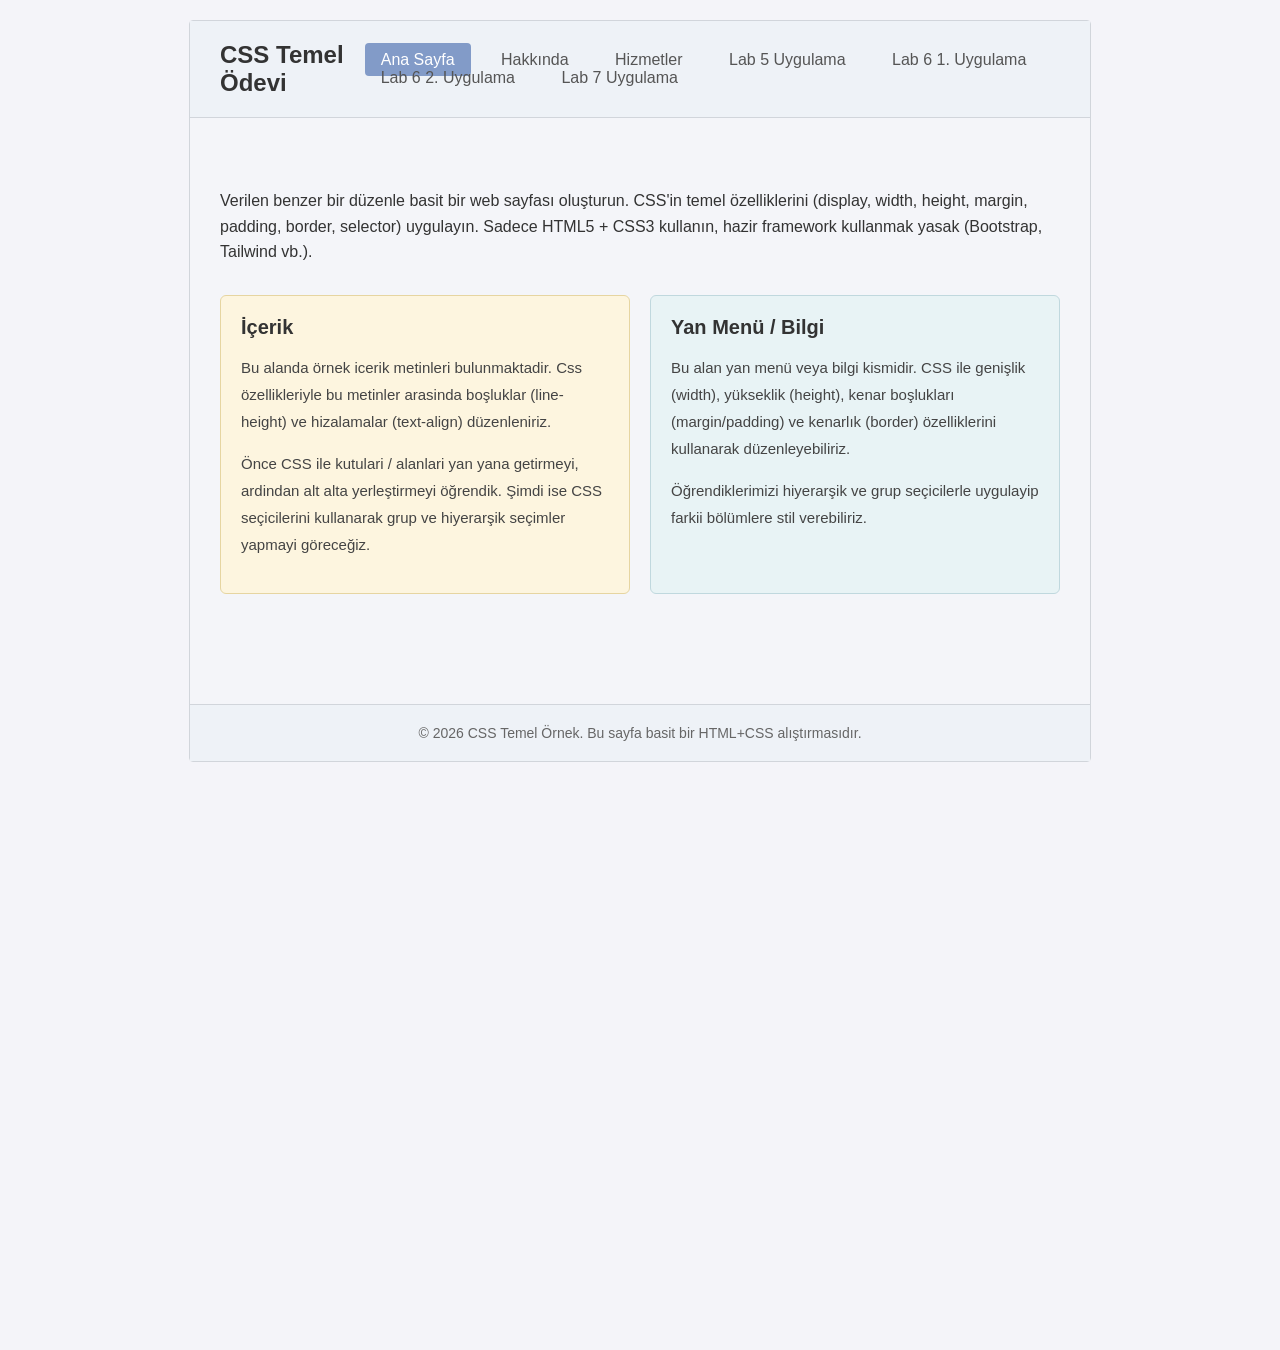
<file: index.html>
<!DOCTYPE html>
<html lang="tr">
<head>
    <meta charset="UTF-8">
    <meta name="viewport" content="width=device-width, initial-scale=1.0">
    <title>CSS Temel Ödevi</title>
    <link rel="stylesheet" href="style.css">
</head>
<body>

    <div class="container">
        
        <header class="header">
            <h1>CSS Temel Ödevi</h1>
            <nav>
                <ul>
                    <li><a href="index.html" class="active">Ana Sayfa</a></li>
                    <li><a href="about.html">Hakkında</a></li>
                    <li><a href="interests.html">Hizmetler</a></li>
                    <li><a href="hafta5.html">Lab 5 Uygulama</a></li>
                    <li><a href="Hafta6_1.html">Lab 6 1. Uygulama</a></li>
                    <li><a href="hafta6_2.html">Lab 6 2. Uygulama</a></li>
                    <li><a href="Hafta7.html">Lab 7 Uygulama</a></li>

                </ul>
            </nav>
        </header>

        <main class="main-content">
            <p class="intro-text">Verilen benzer bir düzenle basit bir web sayfası oluşturun. CSS'in temel özelliklerini (display, width, height, margin, padding, border, selector) uygulayın. Sadece HTML5 + CSS3 kullanın, hazir framework kullanmak yasak (Bootstrap, Tailwind vb.).</p>
            
            <div class="columns-wrapper">
                
                <section class="box content-box">
                    <h2>İçerik</h2>
                    <p>Bu alanda örnek icerik metinleri bulunmaktadir. Css özellikleriyle bu metinler arasinda boşluklar (line-height) ve hizalamalar (text-align) düzenleniriz.</p>
                    <p>Önce CSS ile kutulari / alanlari yan yana getirmeyi, ardindan alt alta yerleştirmeyi öğrendik. Şimdi ise CSS seçicilerini kullanarak grup ve hiyerarşik seçimler yapmayi göreceğiz.</p>
                </section>
                
                <aside class="box sidebar-box">
                    <h2>Yan Menü / Bilgi</h2>
                    <p>Bu alan yan menü veya bilgi kismidir. CSS ile genişlik (width), yükseklik (height), kenar boşlukları (margin/padding) ve kenarlık (border) özelliklerini kullanarak düzenleyebiliriz.</p>
                    <p>Öğrendiklerimizi hiyerarşik ve grup seçicilerle uygulayip farkii bölümlere stil verebiliriz.</p>
                </aside>

            </div>
        </main>

        <footer class="footer">
            <p>© 2026 CSS Temel Örnek. Bu sayfa basit bir HTML+CSS alıştırmasıdır.</p>
        </footer>

    </div>

</body>
</html>
</file>
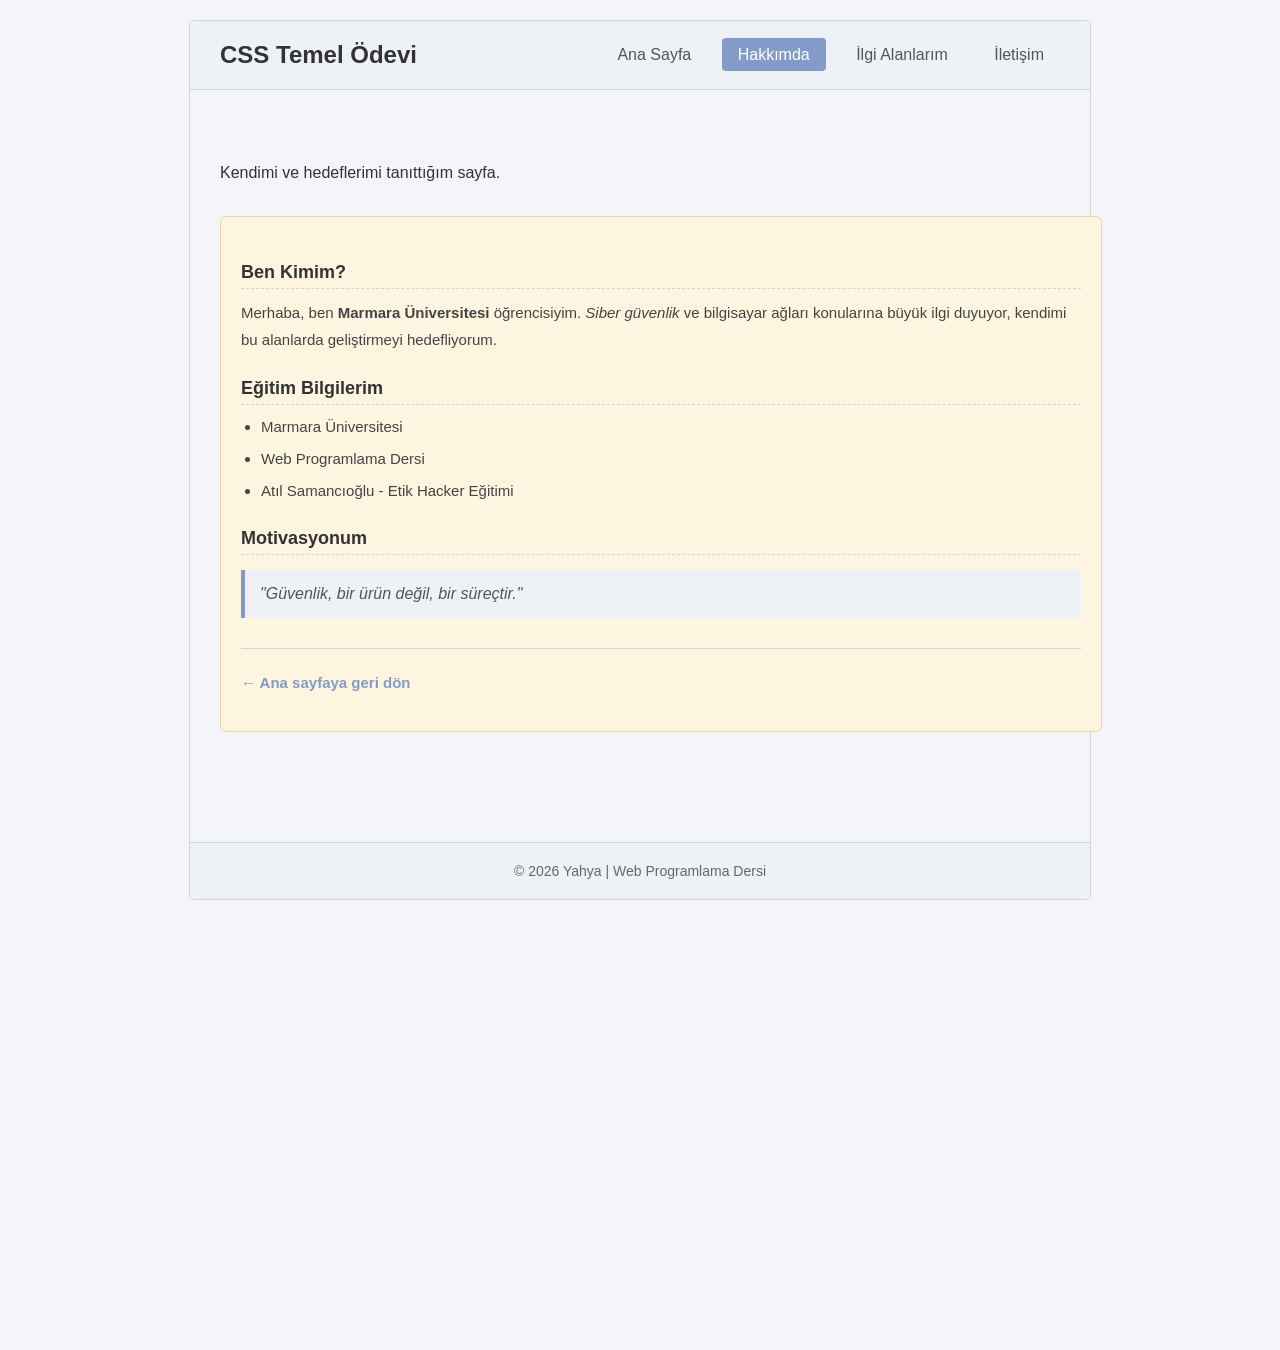
<file: about.html>
<!DOCTYPE html>
<html lang="tr">
<head>
    <meta charset="UTF-8">
    <meta name="viewport" content="width=device-width, initial-scale=1.0">
    <title>Hakkımda - Yahya</title>
    <link rel="stylesheet" href="style.css">
</head>
<body>
    <div class="container">
        
        <header class="header">
            <h1>CSS Temel Ödevi</h1>
            <nav>
                <ul>
                    <li><a href="index.html">Ana Sayfa</a></li>
                    <li><a href="about.html" class="active">Hakkımda</a></li>
                    <li><a href="interests.html">İlgi Alanlarım</a></li>
                    <li><a href="contact.html">İletişim</a></li>
                </ul>
            </nav>
        </header>

        <main class="main-content">
            <p class="intro-text">Kendimi ve hedeflerimi tanıttığım sayfa.</p>
            
            <section class="box content-box" style="width: 100%;">
                <h3>Ben Kimim?</h3>
                <p>Merhaba, ben <strong>Marmara Üniversitesi</strong> öğrencisiyim. <em>Siber güvenlik</em> ve bilgisayar ağları konularına büyük ilgi duyuyor, kendimi bu alanlarda geliştirmeyi hedefliyorum.</p>
                
                <h3>Eğitim Bilgilerim</h3>
                <ul>
                    <li>Marmara Üniversitesi</li>
                    <li>Web Programlama Dersi</li>
                    <li>Atıl Samancıoğlu - Etik Hacker Eğitimi</li>
                </ul>

                <h3>Motivasyonum</h3>
                <blockquote>
                    "Güvenlik, bir ürün değil, bir süreçtir."
                </blockquote>

                <hr>
                <p><a href="index.html">← Ana sayfaya geri dön</a></p>
            </section>
        </main>

        <footer class="footer">
            <p>&copy; 2026 Yahya | Web Programlama Dersi</p>
        </footer>

    </div>
</body>
</html>
</file>
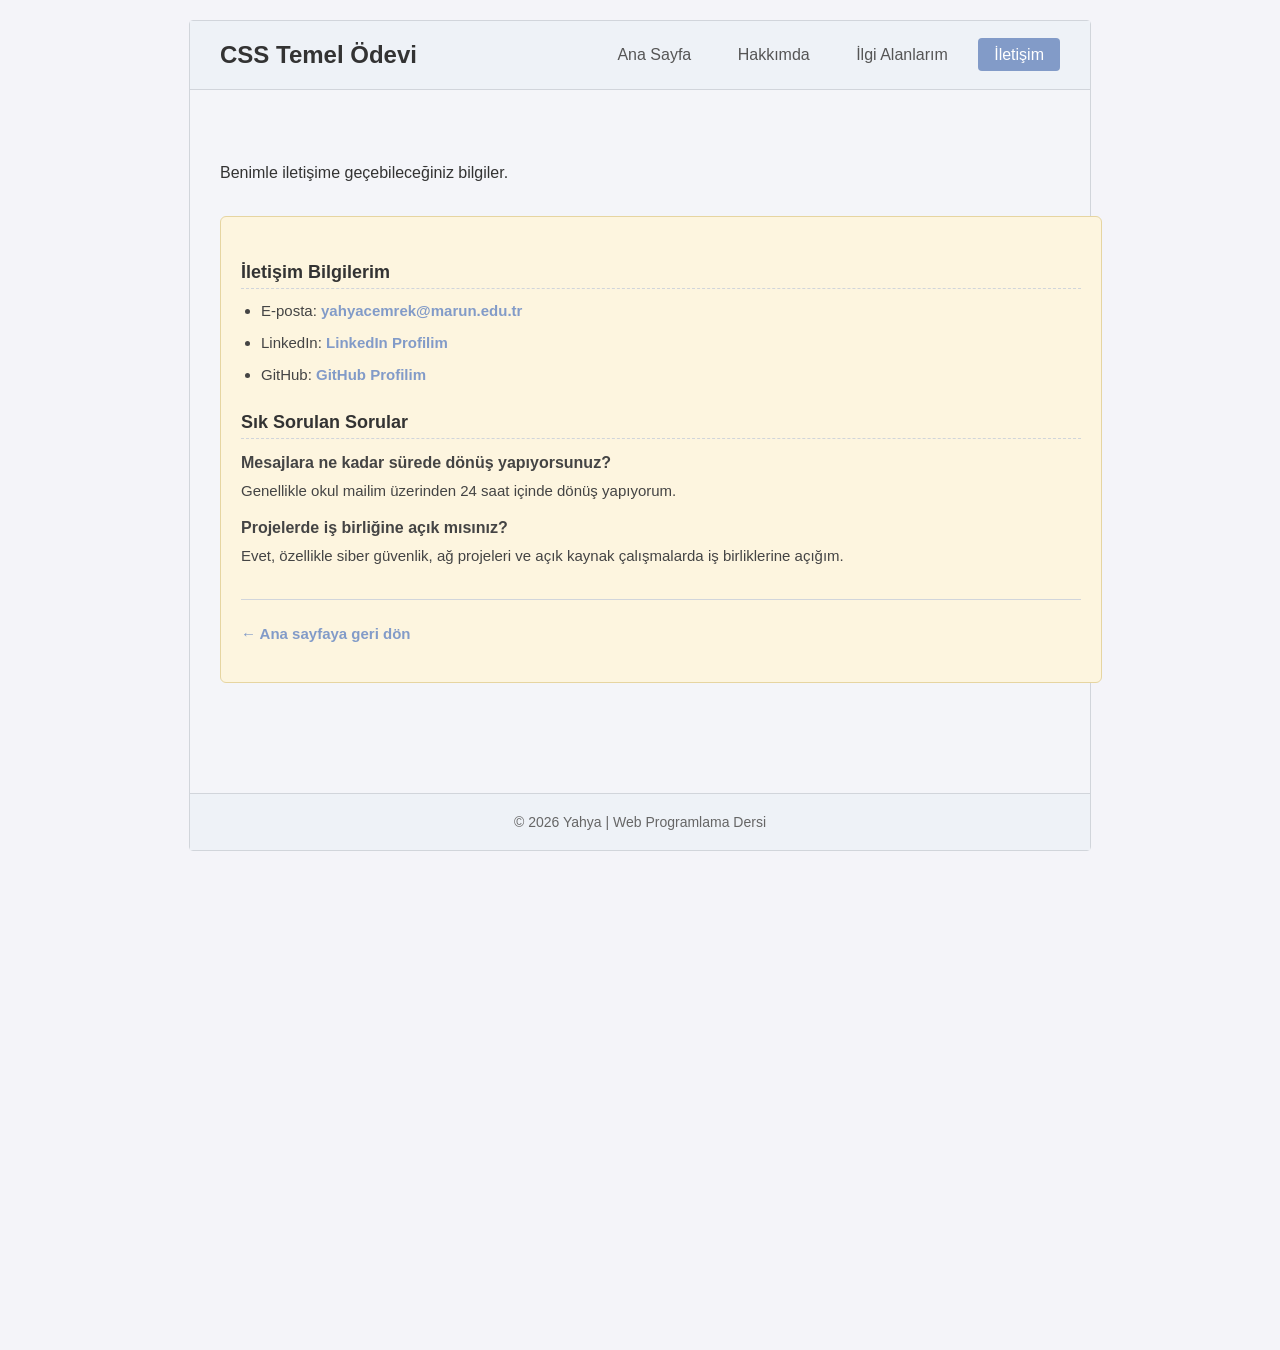
<file: contact.html>
<!DOCTYPE html>
<html lang="tr">
<head>
    <meta charset="UTF-8">
    <meta name="viewport" content="width=device-width, initial-scale=1.0">
    <title>İletişim - Yahya</title>
    <link rel="stylesheet" href="style.css">
</head>
<body>
    <div class="container">
        
        <header class="header">
            <h1>CSS Temel Ödevi</h1>
            <nav>
                <ul>
                    <li><a href="index.html">Ana Sayfa</a></li>
                    <li><a href="about.html">Hakkımda</a></li>
                    <li><a href="interests.html">İlgi Alanlarım</a></li>
                    <li><a href="contact.html" class="active">İletişim</a></li>
                </ul>
            </nav>
        </header>

        <main class="main-content">
            <p class="intro-text">Benimle iletişime geçebileceğiniz bilgiler.</p>
            
            <section class="box content-box" style="width: 100%;">
                <h3>İletişim Bilgilerim</h3>
                <ul>
                    <li>E-posta: <a href="mailto:yahyacemrek@marun.edu.tr">yahyacemrek@marun.edu.tr</a></li>
                    <li>LinkedIn: <a href="#">LinkedIn Profilim</a> </li>
                    <li>GitHub: <a href="#">GitHub Profilim</a></li>
                </ul>

                <h3>Sık Sorulan Sorular</h3>
                <h4>Mesajlara ne kadar sürede dönüş yapıyorsunuz?</h4>
                <p>Genellikle okul mailim üzerinden 24 saat içinde dönüş yapıyorum.</p>

                <h4>Projelerde iş birliğine açık mısınız?</h4>
                <p>Evet, özellikle siber güvenlik, ağ projeleri ve açık kaynak çalışmalarda iş birliklerine açığım.</p>

                <hr>
                <p><a href="index.html">← Ana sayfaya geri dön</a></p>
            </section>
        </main>

        <footer class="footer">
            <p>&copy; 2026 Yahya | Web Programlama Dersi</p>
        </footer>

    </div>
</body>
</html>
</file>
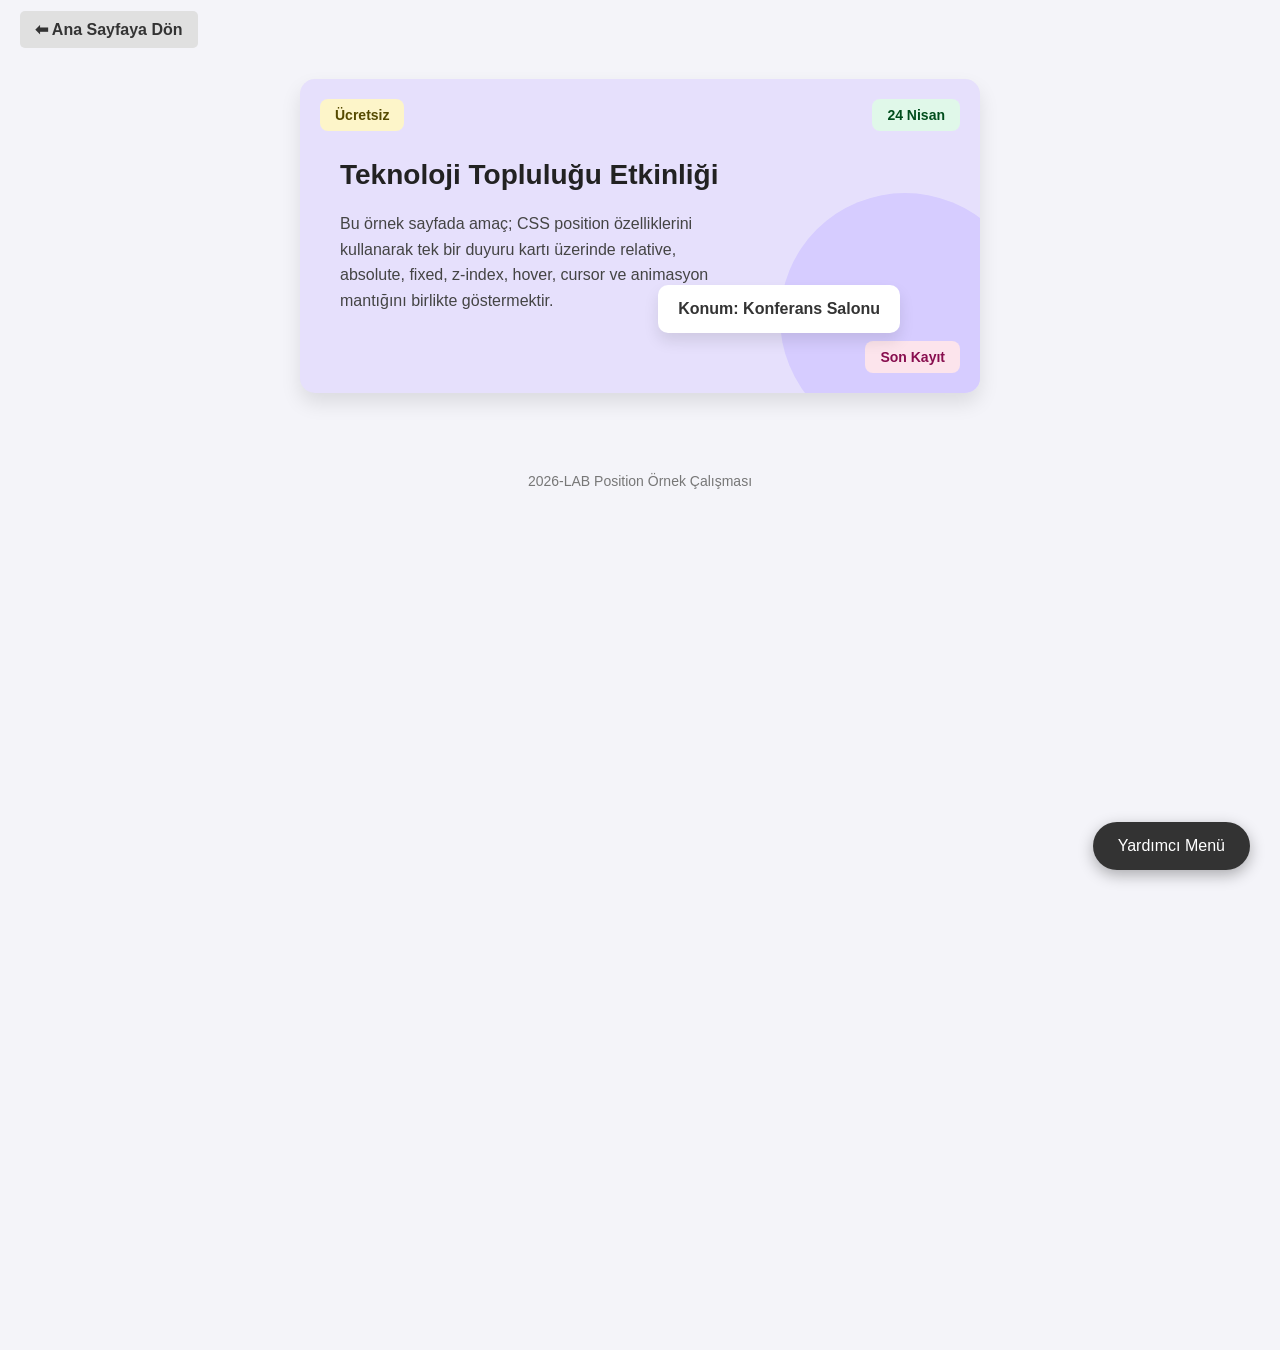
<file: hafta5.html>
<!DOCTYPE html>
<html lang="tr">
<head>
    <meta charset="UTF-8">
    <meta name="viewport" content="width=device-width, initial-scale=1.0">
    <title>LAB: CSS Position Duyuru Kartı</title>
    <!-- Harici CSS dosyasını bağlama -->
    <link rel="stylesheet" href="style.css">
</head>
<body>

    <!-- Kısa başlık alanı ve ana sayfaya dönüş linki -->
    <header>
        <!-- Not: index.html mevcut ana sayfanızı temsil eder -->
        <a href="index.html" class="back-link">⬅ Ana Sayfaya Dön</a>
    </header>

    <!-- Ana Duyuru Kartı (Kapsayıcı - Relative) -->
    <main class="card-container">
        
        <!-- Üst üste binen öğeler için Z-Index denemesi -->
        <div class="decorative-circle"></div>

        <!-- Absolute ile konumlandırılmış öğeler -->
        <div class="badge badge-free">Ücretsiz</div>
        <div class="badge badge-date">24 Nisan</div>
        <div class="badge badge-deadline">Son Kayıt</div>
        
        <!-- Absolute ve Animasyonlu Konum Kutusu -->
        <div class="location-box">Konum: Konferans Salonu</div>

        <!-- Kart İçeriği -->
        <div class="card-content">
            <h1 class="card-title">Teknoloji Topluluğu Etkinliği</h1>
            <p class="card-desc">
                Bu örnek sayfada amaç; CSS position özelliklerini kullanarak tek bir duyuru kartı üzerinde relative, absolute, fixed, z-index, hover, cursor ve animasyon mantığını birlikte göstermektir.
            </p>
        </div>

    </main>

    <!-- Sabit Duran Yardımcı Öğe (Fixed) -->
    <div class="helper-menu">
        Yardımcı Menü
    </div>

    <!-- Alt Bilgi Alanı -->
    <footer>
        <p>2026-LAB Position Örnek Çalışması</p>
    </footer>

</body>
</html>
</file>
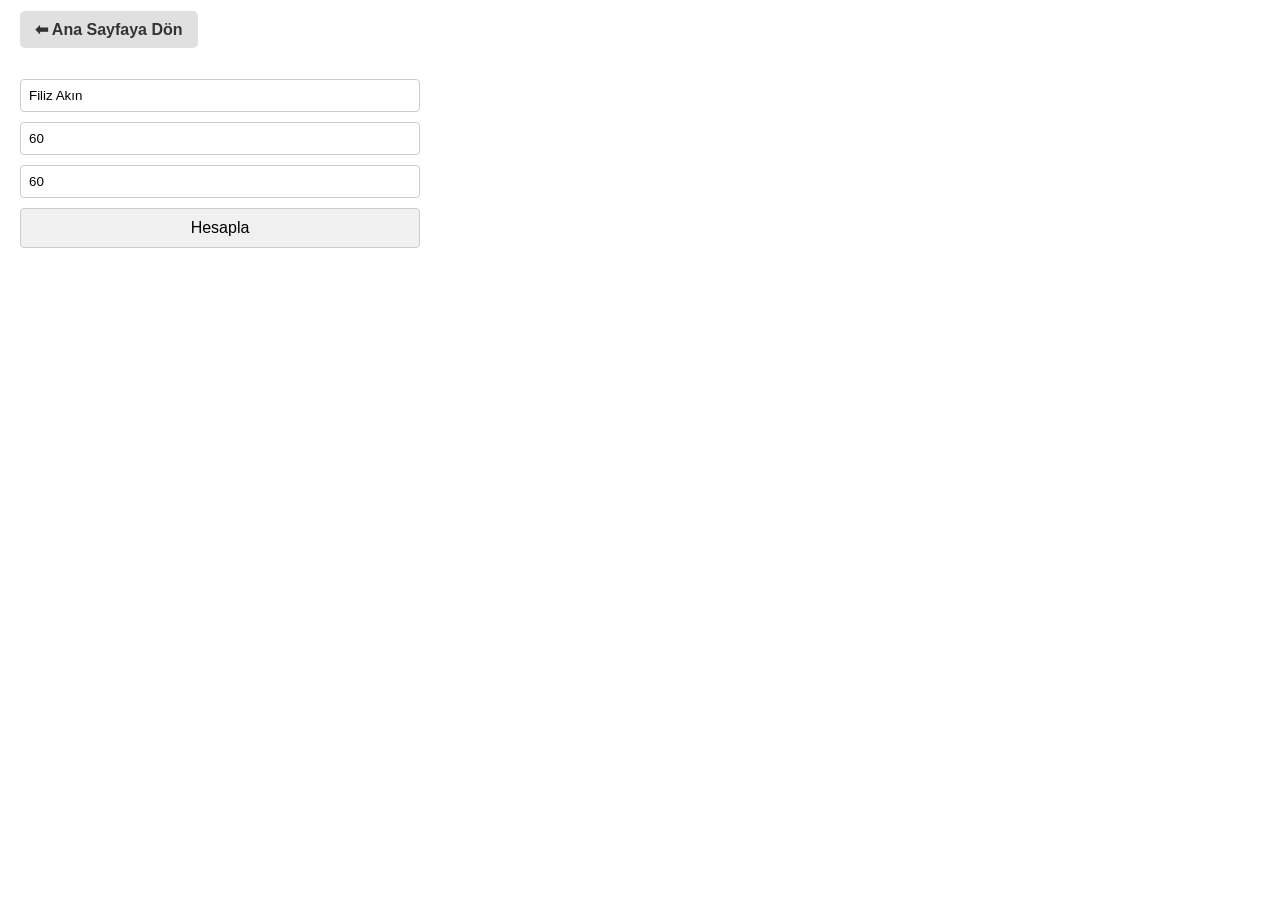
<file: Hafta6_1.html>
<!DOCTYPE html>
<html lang="tr">
<head>
    <meta charset="UTF-8">
    <meta name="viewport" content="width=device-width, initial-scale=1.0">
    <title>Öğrenci Not Hesaplama</title>
    <link rel="stylesheet" href="hafta6_1.css">
</head>
<body>
    <header>
        <!-- Not: index.html mevcut ana sayfanızı temsil eder -->
        <a href="index.html" class="back-link">⬅ Ana Sayfaya Dön</a>
    </header>

    <div class="container">
        <input type="text" id="adSoyad" placeholder="Ad Soyad" value="Filiz Akın">
        <input type="number" id="vizeNotu" placeholder="Vize Notu" value="60">
        <input type="number" id="finalNotu" placeholder="Final Notu" value="60">
        <button onclick="hesapla()">Hesapla</button>

        <div class="result-box" id="sonucAlani">
            <h3 id="sonucAd"></h3>
            <p id="sonucOrtalama"></p>
            <p id="sonucHarf"></p>
            <p id="sonucDurum"></p>
        </div>
    </div>

    <script src="hafta6_1.js"></script>
</body>
</html>
</file>
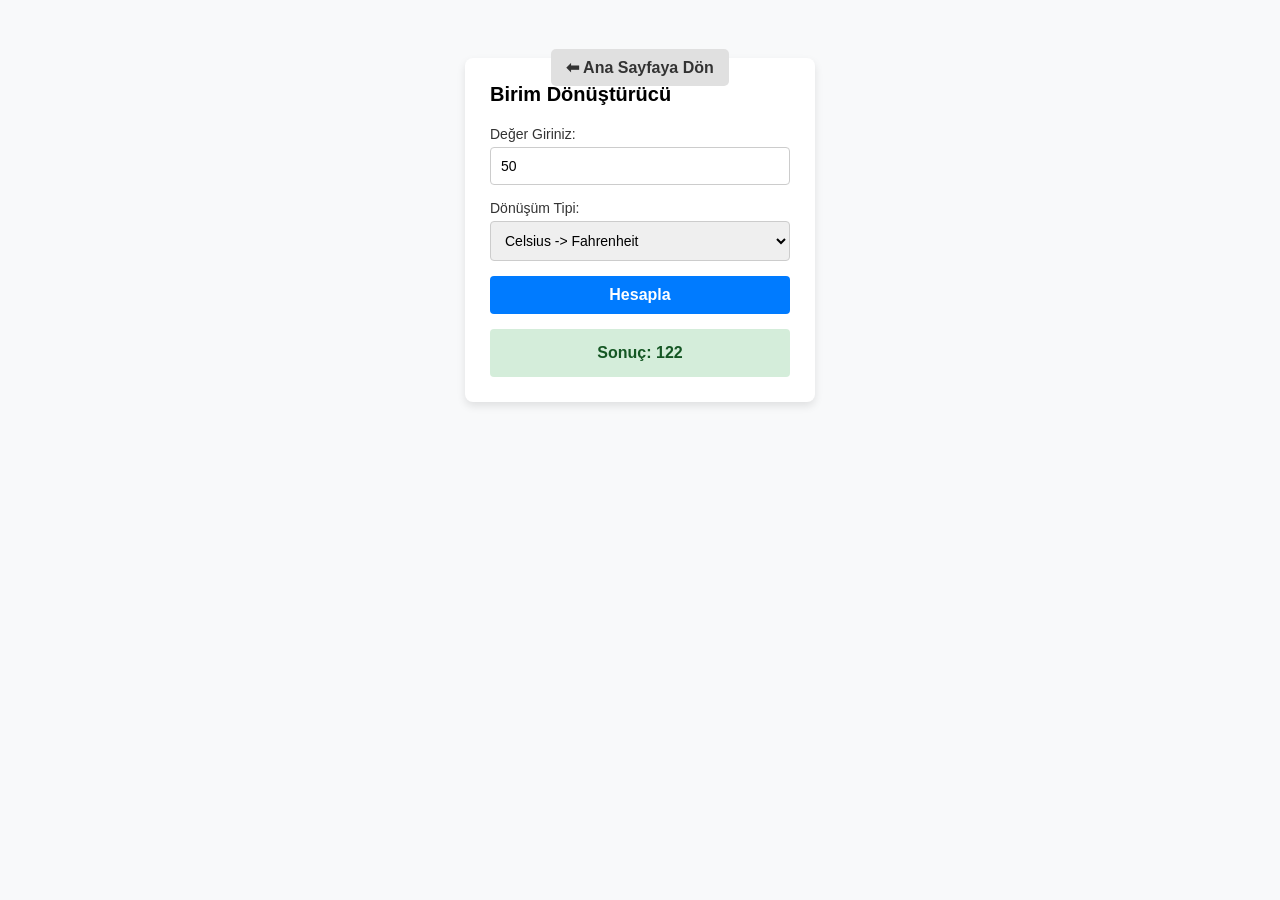
<file: hafta6_2.html>
<!DOCTYPE html>
<html lang="tr">
<head>
    <meta charset="UTF-8">
    <meta name="viewport" content="width=device-width, initial-scale=1.0">
    <title>Birim Dönüştürücü</title>
    <link rel="stylesheet" href="hafta6_2.css">
</head>
<body>
    <header>
        <!-- Not: index.html mevcut ana sayfanızı temsil eder -->
        <a href="index.html" class="back-link">⬅ Ana Sayfaya Dön</a>
    </header>

    <div class="card">
        <h2>Birim Dönüştürücü</h2>
        
        <label for="degerInput">Değer Giriniz:</label>
        <input type="number" id="degerInput" value="50">
        
        <label for="donusumTipi">Dönüşüm Tipi:</label>
        <select id="donusumTipi">
            <option value="c_f">Celsius -> Fahrenheit</option>
            <option value="m_km">Metre -> Kilometre</option>
            <option value="kg_g">Kilogram -> Gram</option>
        </select>
        
        <button onclick="donustur()">Hesapla</button>
        
        <div class="result-box" id="sonucEkrani">
            Sonuç: <span id="sonucDegeri">122</span>
        </div>
    </div>

    <script src="hafta6_2.js"></script>
</body>
</html>
</file>
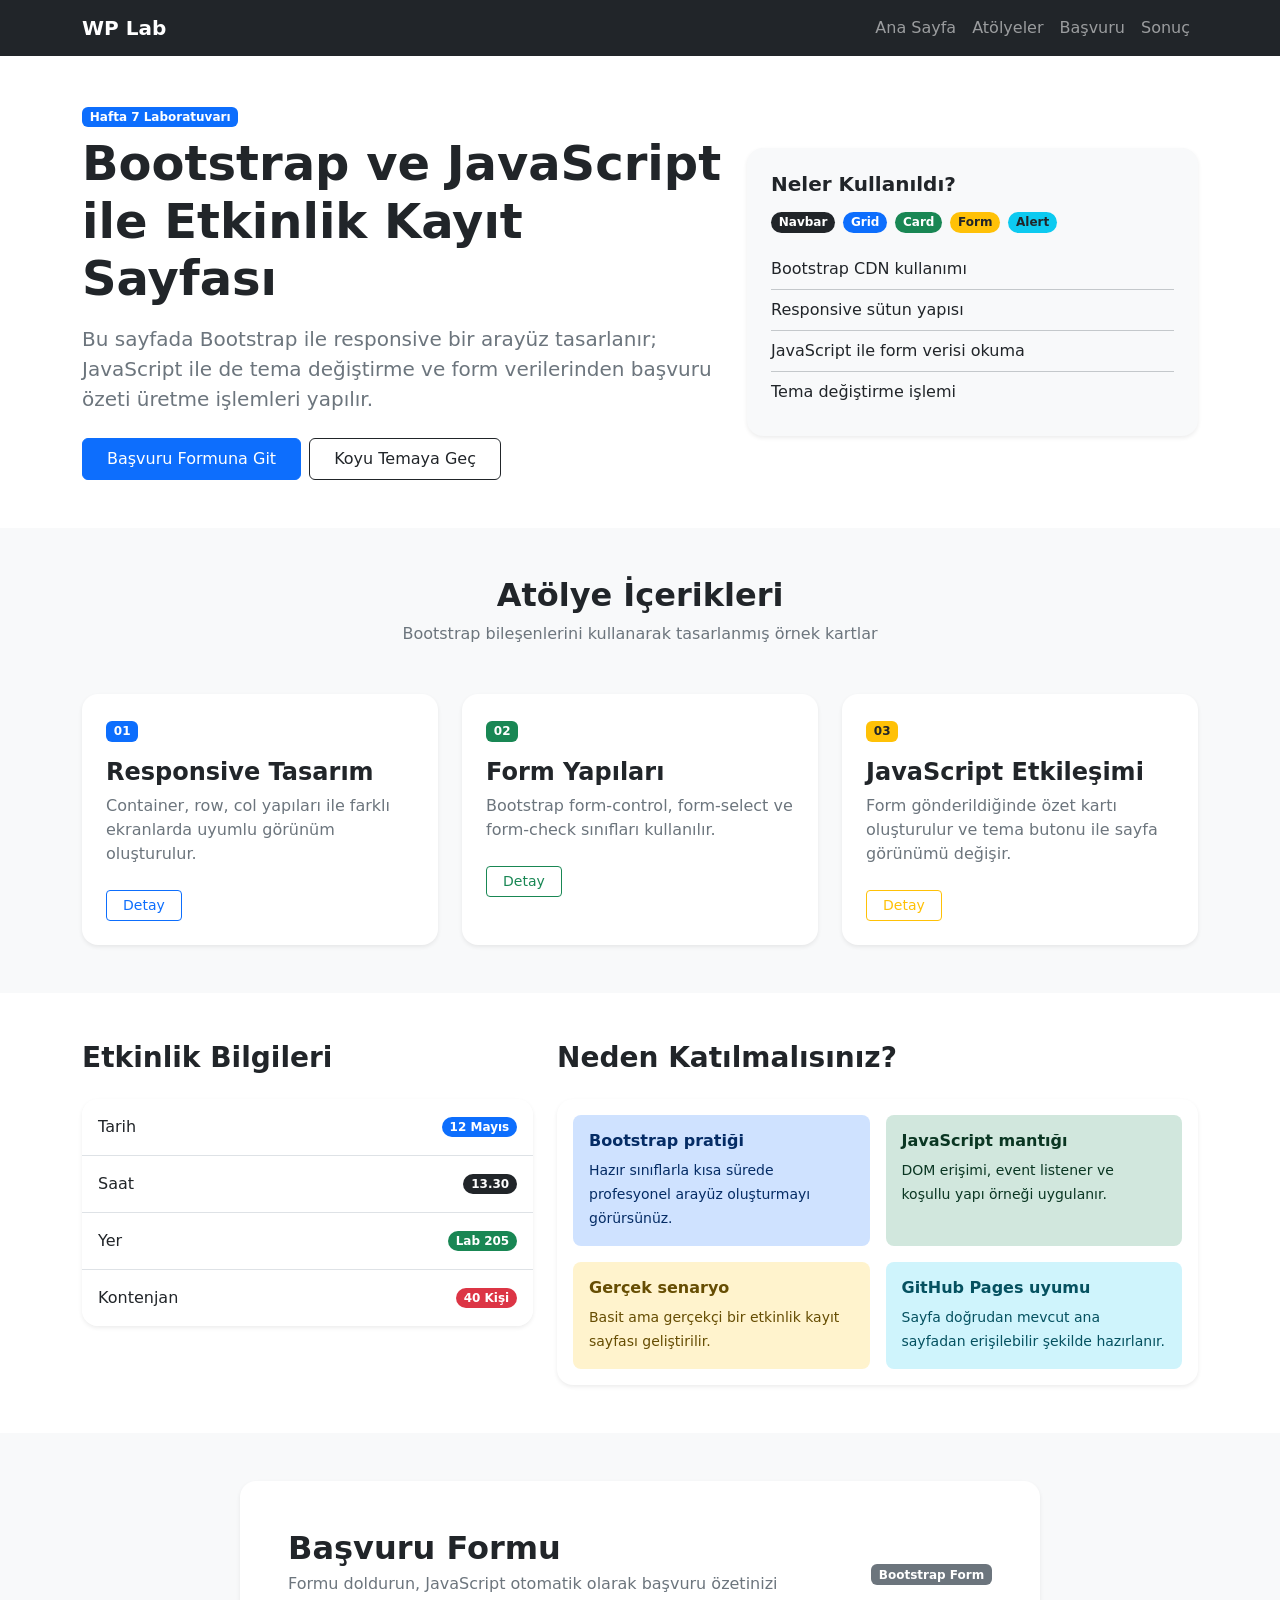
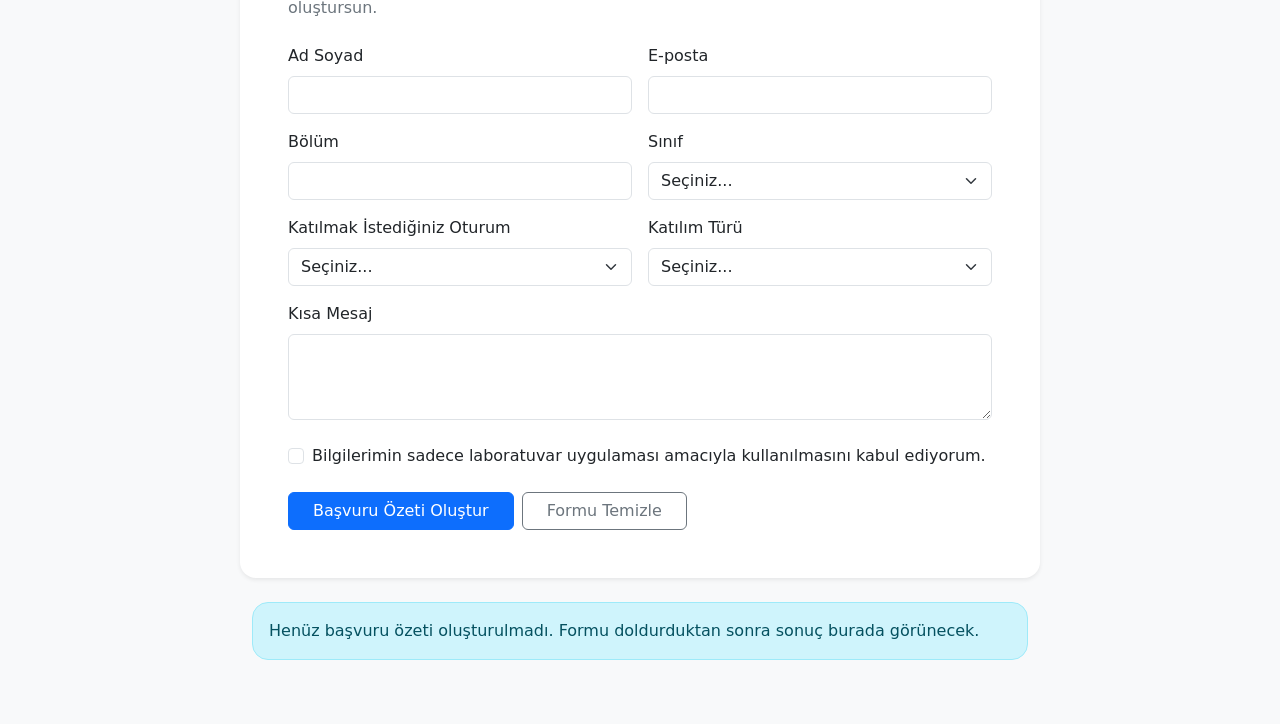
<file: Hafta7.html>
<!DOCTYPE html>
<html lang="tr" data-bs-theme="light">
<head>
    <meta charset="UTF-8">
    <meta name="viewport" content="width=device-width, initial-scale=1.0">
    <title>WP Lab - Hafta 7</title>
    <link href="https://cdn.jsdelivr.net/npm/bootstrap@5.3.3/dist/css/bootstrap.min.css" rel="stylesheet">
    <link rel="stylesheet" href="hafta7.css">
</head>
<body>

    <nav class="navbar navbar-expand-lg navbar-dark bg-dark">
        <div class="container">
            <a class="navbar-brand fw-bold" href="#">WP Lab</a>
            <button class="navbar-toggler" type="button" data-bs-toggle="collapse" data-bs-target="#navbarNav">
                <span class="navbar-toggler-icon"></span>
            </button>
            <div class="collapse navbar-collapse justify-content-end" id="navbarNav">
                <ul class="navbar-nav">
                    <li class="nav-item"><a class="nav-link" href="/yahyace.github.io/index.html">Ana Sayfa</a></li>
                    <li class="nav-item"><a class="nav-link" href="#atolyeler">Atölyeler</a></li>
                    <li class="nav-item"><a class="nav-link" href="#basvuru">Başvuru</a></li>
                    <li class="nav-item"><a class="nav-link" href="#sonucAlani">Sonuç</a></li>
                </ul>
            </div>
        </div>
    </nav>

    <div class="container py-5">
        <div class="row align-items-center gap-4 gap-lg-0">
            <div class="col-lg-7">
                <span class="badge bg-primary mb-2">Hafta 7 Laboratuvarı</span>
                <h1 class="display-5 fw-bold mb-3">Bootstrap ve JavaScript ile Etkinlik Kayıt Sayfası</h1>
                <p class="text-secondary fs-5 mb-4">Bu sayfada Bootstrap ile responsive bir arayüz tasarlanır; JavaScript ile de tema değiştirme ve form verilerinden başvuru özeti üretme işlemleri yapılır.</p>
                <div class="d-flex gap-2">
                    <a href="#basvuru" class="btn btn-primary px-4 py-2">Başvuru Formuna Git</a>
                    <button id="temaButonu" class="btn btn-outline-dark px-4 py-2">Koyu Temaya Geç</button>
                </div>
            </div>
            <div class="col-lg-5">
                <div class="card shadow-sm rounded-4 border-0 bg-body-tertiary">
                    <div class="card-body p-4">
                        <h3 class="h5 fw-bold mb-3">Neler Kullanıldı?</h3>
                        <div class="d-flex gap-2 mb-3 flex-wrap">
                            <span class="badge bg-dark rounded-pill">Navbar</span>
                            <span class="badge bg-primary rounded-pill">Grid</span>
                            <span class="badge bg-success rounded-pill">Card</span>
                            <span class="badge bg-warning text-dark rounded-pill">Form</span>
                            <span class="badge bg-info text-dark rounded-pill">Alert</span>
                        </div>
                        <ul class="list-group list-group-flush bg-transparent">
                            <li class="list-group-item bg-transparent px-0 border-secondary-subtle">Bootstrap CDN kullanımı</li>
                            <li class="list-group-item bg-transparent px-0 border-secondary-subtle">Responsive sütun yapısı</li>
                            <li class="list-group-item bg-transparent px-0 border-secondary-subtle">JavaScript ile form verisi okuma</li>
                            <li class="list-group-item bg-transparent px-0 border-secondary-subtle">Tema değiştirme işlemi</li>
                        </ul>
                    </div>
                </div>
            </div>
        </div>
    </div>

    <div id="atolyeler" class="bg-body-tertiary py-5">
        <div class="container">
            <div class="text-center mb-5">
                <h2 class="fw-bold">Atölye İçerikleri</h2>
                <p class="text-secondary">Bootstrap bileşenlerini kullanarak tasarlanmış örnek kartlar</p>
            </div>
            <div class="row g-4">
                <div class="col-md-4">
                    <div class="card h-100 shadow-sm border-0 rounded-4 p-2">
                        <div class="card-body">
                            <span class="badge bg-primary mb-3">01</span>
                            <h4 class="card-title fw-bold">Responsive Tasarım</h4>
                            <p class="card-text text-secondary mb-4">Container, row, col yapıları ile farklı ekranlarda uyumlu görünüm oluşturulur.</p>
                            <a href="#" class="btn btn-outline-primary btn-sm px-3">Detay</a>
                        </div>
                    </div>
                </div>
                <div class="col-md-4">
                    <div class="card h-100 shadow-sm border-0 rounded-4 p-2">
                        <div class="card-body">
                            <span class="badge bg-success mb-3">02</span>
                            <h4 class="card-title fw-bold">Form Yapıları</h4>
                            <p class="card-text text-secondary mb-4">Bootstrap form-control, form-select ve form-check sınıfları kullanılır.</p>
                            <a href="#" class="btn btn-outline-success btn-sm px-3">Detay</a>
                        </div>
                    </div>
                </div>
                <div class="col-md-4">
                    <div class="card h-100 shadow-sm border-0 rounded-4 p-2">
                        <div class="card-body">
                            <span class="badge bg-warning text-dark mb-3">03</span>
                            <h4 class="card-title fw-bold">JavaScript Etkileşimi</h4>
                            <p class="card-text text-secondary mb-4">Form gönderildiğinde özet kartı oluşturulur ve tema butonu ile sayfa görünümü değişir.</p>
                            <a href="#" class="btn btn-outline-warning btn-sm px-3">Detay</a>
                        </div>
                    </div>
                </div>
            </div>
        </div>
    </div>

    <div class="container py-5">
        <div class="row g-4">
            <div class="col-lg-5">
                <h3 class="fw-bold mb-4">Etkinlik Bilgileri</h3>
                <div class="card shadow-sm border-0 rounded-4">
                    <ul class="list-group list-group-flush rounded-4">
                        <li class="list-group-item d-flex justify-content-between align-items-center py-3">
                            Tarih <span class="badge bg-primary rounded-pill">12 Mayıs</span>
                        </li>
                        <li class="list-group-item d-flex justify-content-between align-items-center py-3">
                            Saat <span class="badge bg-dark rounded-pill">13.30</span>
                        </li>
                        <li class="list-group-item d-flex justify-content-between align-items-center py-3">
                            Yer <span class="badge bg-success rounded-pill">Lab 205</span>
                        </li>
                        <li class="list-group-item d-flex justify-content-between align-items-center py-3">
                            Kontenjan <span class="badge bg-danger rounded-pill">40 Kişi</span>
                        </li>
                    </ul>
                </div>
            </div>
            <div class="col-lg-7">
                <h3 class="fw-bold mb-4">Neden Katılmalısınız?</h3>
                <div class="card shadow-sm border-0 rounded-4 p-3">
                    <div class="row g-3">
                        <div class="col-md-6">
                            <div class="p-3 bg-primary-subtle text-primary-emphasis rounded-3 h-100">
                                <h6 class="fw-bold">Bootstrap pratiği</h6>
                                <small>Hazır sınıflarla kısa sürede profesyonel arayüz oluşturmayı görürsünüz.</small>
                            </div>
                        </div>
                        <div class="col-md-6">
                            <div class="p-3 bg-success-subtle text-success-emphasis rounded-3 h-100">
                                <h6 class="fw-bold">JavaScript mantığı</h6>
                                <small>DOM erişimi, event listener ve koşullu yapı örneği uygulanır.</small>
                            </div>
                        </div>
                        <div class="col-md-6">
                            <div class="p-3 bg-warning-subtle text-warning-emphasis rounded-3 h-100">
                                <h6 class="fw-bold">Gerçek senaryo</h6>
                                <small>Basit ama gerçekçi bir etkinlik kayıt sayfası geliştirilir.</small>
                            </div>
                        </div>
                        <div class="col-md-6">
                            <div class="p-3 bg-info-subtle text-info-emphasis rounded-3 h-100">
                                <h6 class="fw-bold">GitHub Pages uyumu</h6>
                                <small>Sayfa doğrudan mevcut ana sayfadan erişilebilir şekilde hazırlanır.</small>
                            </div>
                        </div>
                    </div>
                </div>
            </div>
        </div>
    </div>

    <div id="basvuru" class="bg-body-tertiary py-5">
        <div class="container">
            <div class="card shadow-sm border-0 rounded-4 p-lg-5 p-4 mx-auto" style="max-width: 800px;">
                <div class="d-flex justify-content-between align-items-center mb-4">
                    <div>
                        <h2 class="fw-bold mb-1">Başvuru Formu</h2>
                        <p class="text-secondary mb-0">Formu doldurun, JavaScript otomatik olarak başvuru özetinizi oluştursun.</p>
                    </div>
                    <span class="badge bg-secondary">Bootstrap Form</span>
                </div>
                
                <form id="kayitFormu" class="needs-validation" novalidate>
                    <div class="row g-3 mb-3">
                        <div class="col-md-6">
                            <label class="form-label">Ad Soyad</label>
                            <input type="text" class="form-control" id="adSoyad" required>
                            <div class="invalid-feedback">Lütfen adınızı ve soyadınızı girin.</div>
                        </div>
                        <div class="col-md-6">
                            <label class="form-label">E-posta</label>
                            <input type="email" class="form-control" id="eposta" required>
                            <div class="invalid-feedback">Lütfen geçerli bir e-posta girin.</div>
                        </div>
                    </div>
                    <div class="row g-3 mb-3">
                        <div class="col-md-6">
                            <label class="form-label">Bölüm</label>
                            <input type="text" class="form-control" id="bolum" required>
                            <div class="invalid-feedback">Lütfen bölümünüzü belirtin.</div>
                        </div>
                        <div class="col-md-6">
                            <label class="form-label">Sınıf</label>
                            <select class="form-select" id="sinif" required>
                                <option value="" selected disabled>Seçiniz...</option>
                                <option value="1. Sınıf">1. Sınıf</option>
                                <option value="2. Sınıf">2. Sınıf</option>
                                <option value="3. Sınıf">3. Sınıf</option>
                                <option value="4. Sınıf">4. Sınıf</option>
                            </select>
                            <div class="invalid-feedback">Lütfen sınıfınızı seçin.</div>
                        </div>
                    </div>
                    <div class="row g-3 mb-3">
                        <div class="col-md-6">
                            <label class="form-label">Katılmak İstediğiniz Oturum</label>
                            <select class="form-select" id="oturum" required>
                                <option value="" selected disabled>Seçiniz...</option>
                                <option value="Bootstrap + JS Projesi">Bootstrap + JS Projesi</option>
                                <option value="Siber Güvenlik 101">Siber Güvenlik 101</option>
                            </select>
                        </div>
                        <div class="col-md-6">
                            <label class="form-label">Katılım Türü</label>
                            <select class="form-select" id="katilimTuru" required>
                                <option value="" selected disabled>Seçiniz...</option>
                                <option value="Yüz yüze">Yüz yüze</option>
                                <option value="Online">Online</option>
                            </select>
                        </div>
                    </div>
                    <div class="mb-4">
                        <label class="form-label">Kısa Mesaj</label>
                        <textarea class="form-control" id="mesaj" rows="3"></textarea>
                    </div>
                    <div class="form-check mb-4">
                        <input class="form-check-input" type="checkbox" id="onay" required>
                        <label class="form-check-label" for="onay">
                            Bilgilerimin sadece laboratuvar uygulaması amacıyla kullanılmasını kabul ediyorum.
                        </label>
                        <div class="invalid-feedback">Devam etmek için onay vermelisiniz.</div>
                    </div>
                    <div class="d-flex gap-2">
                        <button type="submit" class="btn btn-primary px-4">Başvuru Özeti Oluştur</button>
                        <button type="reset" class="btn btn-outline-secondary px-4">Formu Temizle</button>
                    </div>
                </form>
            </div>
            
            <div class="container mt-4" style="max-width: 800px;">
                <div id="sonucAlani" class="alert alert-info rounded-4 py-3">
                    Henüz başvuru özeti oluşturulmadı. Formu doldurduktan sonra sonuç burada görünecek.
                </div>
            </div>
        </div>
    </div>

    <script src="https://cdn.jsdelivr.net/npm/bootstrap@5.3.3/dist/js/bootstrap.bundle.min.js"></script>
    <script src="hafta7.js"></script>
</body>
</html>
</file>
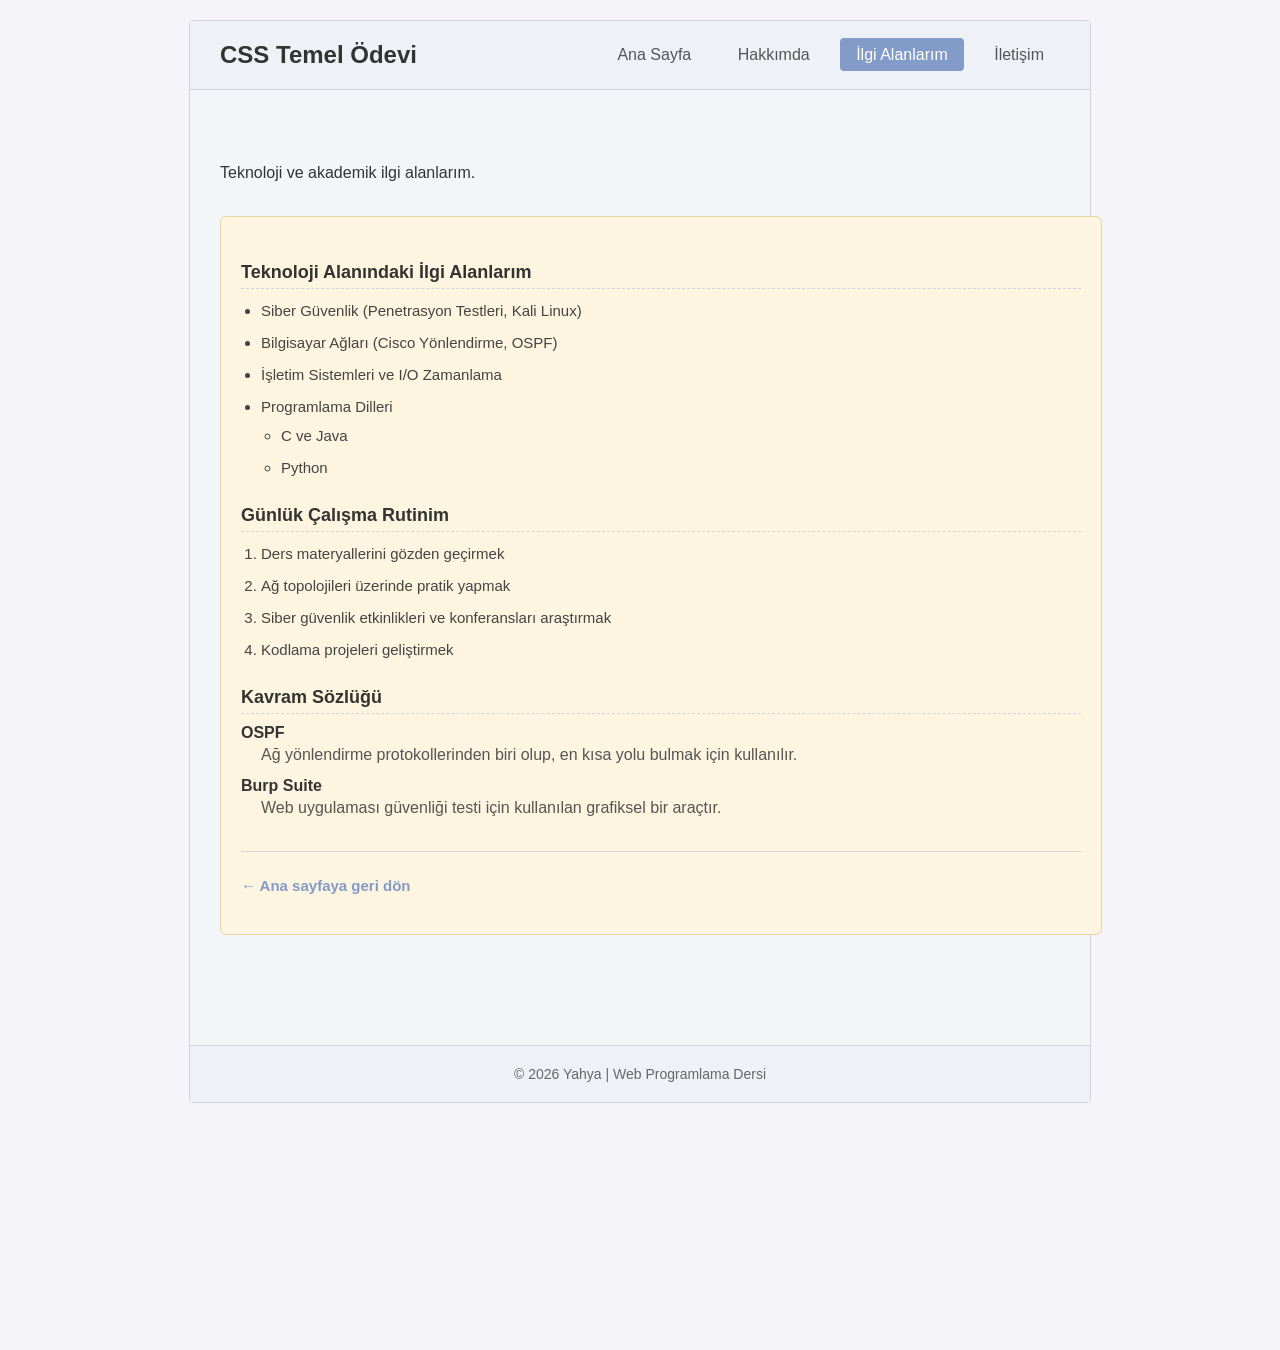
<file: interests.html>
<!DOCTYPE html>
<html lang="tr">
<head>
    <meta charset="UTF-8">
    <meta name="viewport" content="width=device-width, initial-scale=1.0">
    <title>İlgi Alanlarım - Yahya</title>
    <link rel="stylesheet" href="style.css">
</head>
<body>
    <div class="container">
        
        <header class="header">
            <h1>CSS Temel Ödevi</h1>
            <nav>
                <ul>
                    <li><a href="index.html">Ana Sayfa</a></li>
                    <li><a href="about.html">Hakkımda</a></li>
                    <li><a href="interests.html" class="active">İlgi Alanlarım</a></li>
                    <li><a href="contact.html">İletişim</a></li>
                </ul>
            </nav>
        </header>

        <main class="main-content">
            <p class="intro-text">Teknoloji ve akademik ilgi alanlarım.</p>
            
            <section class="box content-box" style="width: 100%;">
                <h3>Teknoloji Alanındaki İlgi Alanlarım</h3>
                <ul>
                    <li>Siber Güvenlik (Penetrasyon Testleri, Kali Linux)</li>
                    <li>Bilgisayar Ağları (Cisco Yönlendirme, OSPF)</li>
                    <li>İşletim Sistemleri ve I/O Zamanlama</li>
                    <li>Programlama Dilleri
                        <ul>
                            <li>C ve Java</li>
                            <li>Python</li>
                        </ul>
                    </li>
                </ul>

                <h3>Günlük Çalışma Rutinim</h3>
                <ol>
                    <li>Ders materyallerini gözden geçirmek</li>
                    <li>Ağ topolojileri üzerinde pratik yapmak</li>
                    <li>Siber güvenlik etkinlikleri ve konferansları araştırmak</li>
                    <li>Kodlama projeleri geliştirmek</li>
                </ol>

                <h3>Kavram Sözlüğü</h3>
                <dl>
                    <dt>OSPF</dt>
                    <dd>Ağ yönlendirme protokollerinden biri olup, en kısa yolu bulmak için kullanılır.</dd>
                    <dt>Burp Suite</dt>
                    <dd>Web uygulaması güvenliği testi için kullanılan grafiksel bir araçtır.</dd>
                </dl>

                <hr>
                <p><a href="index.html">← Ana sayfaya geri dön</a></p>
            </section>
        </main>

        <footer class="footer">
            <p>&copy; 2026 Yahya | Web Programlama Dersi</p>
        </footer>

    </div>
</body>
</html>
</file>
<file: style.css>
/* =========================================
   1. GRUP SEÇİCİLER VE GENEL AYARLAR
   ========================================= */
body, h1, h2, h3, h4, p, ul, ol, dl, li, a {
    margin: 0;
    padding: 0;
    box-sizing: border-box;
    font-family: 'Segoe UI', Tahoma, Geneva, Verdana, sans-serif;
}

body {
    background-color: #f3f3f8;
    padding: 40px;
}

.container {
    background-color: #f4f5f9;
    border: 1px solid #d1d5db;
    border-radius: 4px;
    max-width: 900px;
    margin: 0 auto;
}

/* =========================================
   2. HEADER VE YATAY MENÜ
   ========================================= */
.header {
    background-color: #eef2f7;
    display: flex;
    justify-content: space-between;
    align-items: center;
    padding: 20px 30px;
    border-bottom: 1px solid #d1d5db;
}

.header h1 {
    font-size: 24px;
    color: #333;
}

.header nav ul {
    list-style-type: none;
}

.header nav ul li {
    display: inline-block; 
    margin-left: 10px;
}

.header nav ul li a {
    text-decoration: none;
    color: #555;
    padding: 8px 16px;
    border-radius: 4px;
    transition: all 0.3s ease;
}

.header nav ul li a:hover,
.header nav ul li a.active {
    background-color: #829bc8;
    color: white;
}

/* =========================================
   3. ANA İÇERİK VE İKİ SÜTUNLU YAPI
   ========================================= */
.main-content {
    padding: 30px;
}

.intro-text {
    font-size: 16px;
    color: #333;
    line-height: 1.6;
    margin-bottom: 30px;
}

.columns-wrapper {
    display: flex;
    justify-content: space-between;
    gap: 20px;
}

.box {
    width: 48%; 
    padding: 20px;
    border-radius: 6px;
}

.box h2 {
    font-size: 20px;
    margin-bottom: 15px;
    color: #333;
}

.box p {
    font-size: 15px;
    color: #444;
    line-height: 1.8;
    text-align: left;
    margin-bottom: 15px;
}

.content-box {
    background-color: #fdf5df; 
    border: 1px solid #e6d5a1;
}

.sidebar-box {
    background-color: #e8f3f5; 
    border: 1px solid #c0d8de;
}

/* =========================================
   4. ALT SAYFALAR İÇİN TİPOGRAFİ (h3, h4, listeler vb.)
   ========================================= */
.main-content h3 {
    font-size: 18px;
    color: #333;
    margin-top: 25px;
    margin-bottom: 10px;
    border-bottom: 1px dashed #d1d5db;
    padding-bottom: 5px;
}

.main-content h4 {
    font-size: 16px;
    color: #444;
    margin-top: 15px;
    margin-bottom: 5px;
}

.main-content ul, 
.main-content ol {
    margin-left: 20px;
    margin-bottom: 15px;
}

.main-content ul li, 
.main-content ol li {
    margin-bottom: 8px;
    color: #444;
    font-size: 15px;
    line-height: 1.6;
}

.main-content ul {
    list-style-type: disc;
}

.main-content ol {
    list-style-type: decimal;
}

.main-content ul ul {
    margin-top: 5px;
    margin-bottom: 0;
    list-style-type: circle;
}

.main-content blockquote {
    background-color: #eef2f7;
    border-left: 4px solid #829bc8;
    padding: 15px;
    margin: 15px 0;
    font-style: italic;
    color: #555;
    border-radius: 0 4px 4px 0;
}

.main-content dl {
    margin-bottom: 20px;
}

.main-content dt {
    font-weight: bold;
    color: #333;
    margin-top: 10px;
}

.main-content dd {
    margin-left: 20px;
    color: #555;
    margin-bottom: 10px;
    line-height: 1.6;
}

.main-content hr {
    border: 0;
    height: 1px;
    background-color: #d1d5db;
    margin: 30px 0 20px 0;
}

.main-content a {
    color: #829bc8;
    text-decoration: none;
    font-weight: bold;
}

.main-content a:hover {
    text-decoration: underline;
}

/* =========================================
   5. FOOTER ALANI
   ========================================= */
.footer {
    text-align: center;
    padding: 20px;
    background-color: #eef2f7;
    border-top: 1px solid #d1d5db;
    color: #666;
    font-size: 14px;
}

/* Temel Sayfa Ayarları */
body {
    font-family: Arial, sans-serif;
    background-color: #f4f4f9;
    margin: 0;
    padding: 20px;
    /* Scroll oluşması ve fixed öğenin test edilebilmesi için yüksekliği artırıyoruz */
    min-height: 150vh; 
}

/* 1. Kısa Başlık Alanı ve Ana Sayfa Linki */
header {
    margin-bottom: 40px;
}
.back-link {
    text-decoration: none;
    color: #333;
    font-weight: bold;
    padding: 10px 15px;
    background-color: #e0e0e0;
    border-radius: 5px;
    cursor: pointer;
    transition: background-color 0.3s ease;
}
.back-link:hover {
    background-color: #ccc;
}

/* 2. Ana Kapsayıcı (Position: Relative) */
.card-container {
    position: relative;
    background-color: #e6e0fc;
    width: 100%;
    max-width: 600px;
    margin: 20px auto;
    padding: 80px 40px 80px 40px; 
    border-radius: 15px;
    box-shadow: 0 10px 20px rgba(0,0,0,0.1);
    overflow: hidden; /* Dışarı taşan dekoratif daireyi kesmek için */
}

/* Dekoratif Arka Plan Öğesi */
.decorative-circle {
    position: absolute;
    width: 250px;
    height: 250px;
    background-color: #d6ccff;
    border-radius: 50%;
    right: -50px;
    bottom: -50px;
    z-index: 1;
}

/* Kart İçeriği */
.card-content {
    position: relative;
    z-index: 2;
}
.card-title {
    font-size: 28px;
    color: #222;
    margin-bottom: 20px;
}
.card-desc {
    font-size: 16px;
    color: #444;
    line-height: 1.6;
    max-width: 400px;
}

/* 3. Position: Absolute Öğeler (Rozetler ve Bilgi Kutusu) */
.badge {
    position: absolute;
    padding: 8px 15px;
    border-radius: 8px;
    font-weight: bold;
    font-size: 14px;
    cursor: pointer;
    transition: transform 0.2s ease, box-shadow 0.2s ease;
    z-index: 3;
}
.badge:hover {
    transform: translateY(-3px);
    box-shadow: 0 5px 10px rgba(0,0,0,0.15);
}
.badge:active {
    transform: translateY(1px);
}

.badge-free {
    top: 20px; 
    left: 20px;
    background-color: #fdf5c9;
    color: #554a00;
}

.badge-date {
    top: 20px;
    right: 20px;
    background-color: #e0f8e9;
    color: #004d1c;
}

.badge-deadline {
    bottom: 20px;
    right: 20px;
    background-color: #fce4ec;
    color: #880e4f;
    animation: float 3s ease-in-out infinite; 
}

/* Konum Kutusu */
.location-box {
    position: absolute;
    bottom: 60px;
    right: 80px;
    background-color: white;
    padding: 15px 20px;
    border-radius: 10px;
    box-shadow: 0 8px 15px rgba(0,0,0,0.1);
    font-weight: bold;
    color: #333;
    z-index: 4;
    cursor: pointer; /* Üzerine gelince el işareti çıkması için eklendi */
    transition: transform 0.3s ease, box-shadow 0.3s ease; /* Hover geçişi için eklendi */
}

/* Konum Kutusu Hover Efekti */
.location-box:hover {
    transform: translateY(-5px);
    box-shadow: 0 12px 25px rgba(0,0,0,0.2);
}

/* 4. Keyframes Animasyonu */
@keyframes float {
    0% { transform: translateY(0px); }
    50% { transform: translateY(-10px); }
    100% { transform: translateY(0px); }
}

/* 5. Position: Fixed Öğe */
.helper-menu {
    position: fixed;
    bottom: 30px;
    right: 30px;
    background-color: #333;
    color: white;
    padding: 15px 25px;
    border-radius: 30px;
    box-shadow: 0 5px 15px rgba(0,0,0,0.3);
    cursor: help;
    z-index: 1000;
    transition: background-color 0.3s ease;
}
.helper-menu:hover {
    background-color: #555;
}

/* 6. Alt Bilgi Alanı */
footer {
    text-align: center;
    margin-top: 80px;
    color: #777;
    font-size: 14px;
}
</file>
<file: hafta6_1.css>
body {
    font-family: Arial, sans-serif;
    margin: 20px;
}
.container {
    max-width: 400px;
}
input[type="text"], input[type="number"] {
    width: 100%;
    padding: 8px;
    margin-bottom: 10px;
    border: 1px solid #ccc;
    border-radius: 4px;
    box-sizing: border-box;
}
button {
    width: 100%;
    padding: 10px;
    background-color: #f0f0f0;
    border: 1px solid #ccc;
    border-radius: 4px;
    cursor: pointer;
    font-size: 16px;
}
button:hover {
    background-color: #e0e0e0;
}
.result-box {
    background-color: #f0f0f0;
    padding: 15px;
    margin-top: 15px;
    border-radius: 4px;
    display: none; /* Başlangıçta gizli */
}
.result-box h3 {
    margin-top: 0;
    margin-bottom: 15px;
}
.result-box p {
    margin: 5px 0;
}

header {
    margin-bottom: 40px;
}
.back-link {
    text-decoration: none;
    color: #333;
    font-weight: bold;
    padding: 10px 15px;
    background-color: #e0e0e0;
    border-radius: 5px;
    cursor: pointer;
    transition: background-color 0.3s ease;
}
.back-link:hover {
    background-color: #ccc;
}
</file>
<file: hafta6_2.css>
body {
    font-family: Arial, sans-serif;
    background-color: #f8f9fa;
    display: flex;
    justify-content: center;
    padding-top: 50px;
}
.card {
    background-color: #fff;
    border-radius: 8px;
    box-shadow: 0 4px 8px rgba(0,0,0,0.1);
    padding: 25px;
    width: 300px;
}
.card h2 {
    margin-top: 0;
    font-size: 20px;
    margin-bottom: 20px;
}
label {
    display: block;
    margin-bottom: 5px;
    font-size: 14px;
    color: #333;
}
input[type="number"], select {
    width: 100%;
    padding: 10px;
    margin-bottom: 15px;
    border: 1px solid #ccc;
    border-radius: 4px;
    box-sizing: border-box;
    font-size: 14px;
}
button {
    width: 100%;
    padding: 10px;
    background-color: #007bff;
    color: white;
    border: none;
    border-radius: 4px;
    cursor: pointer;
    font-size: 16px;
    font-weight: bold;
    margin-bottom: 15px;
}
button:hover {
    background-color: #0056b3;
}
.result-box {
    background-color: #d4edda;
    color: #155724;
    padding: 15px;
    border-radius: 4px;
    text-align: center;
    font-weight: bold;
}

header {
    margin-bottom: 40px;
    position: fixed;
}
.back-link {
    text-decoration: none;
    color: #333;
    font-weight: bold;
    padding: 10px 15px;
    background-color: #e0e0e0;
    border-radius: 5px;
    cursor: pointer;
    transition: background-color 0.3s ease;
}
.back-link:hover {
    background-color: #ccc;
}
</file>
<file: hafta7.css>
/* Görsel düzenleme için minimal CSS. Ana görünüm Bootstrap üzerinden kurulmuştur. */
html {
    scroll-behavior: smooth;
    transition: background-color 0.3s ease, color 0.3s ease;
}

body {
    transition: background-color 0.3s ease, color 0.3s ease;
}

/* Koyu temada buton renginin uyumlu olması için ufak bir fix */
[data-bs-theme="dark"] #temaButonu {
    color: #fff;
    border-color: #fff;
}

[data-bs-theme="dark"] #temaButonu:hover {
    background-color: #fff;
    color: #000;
}
</file>
